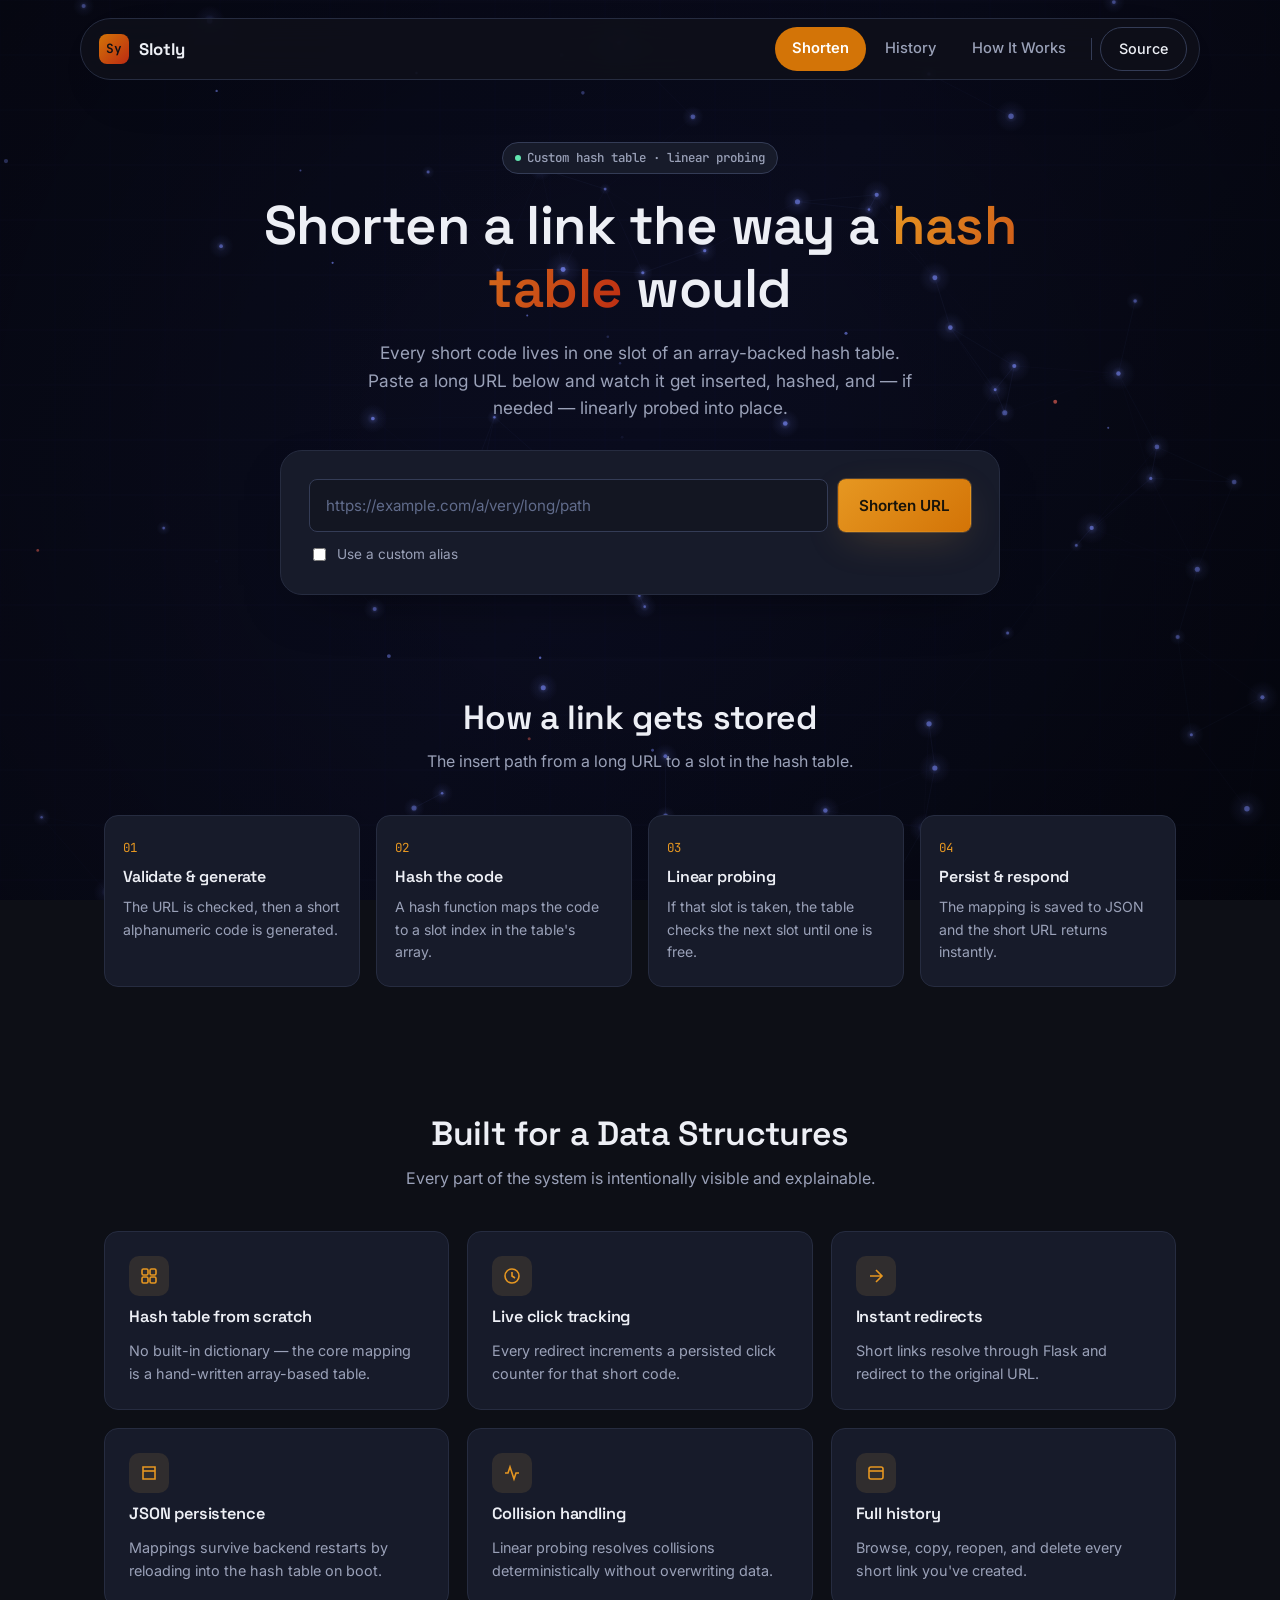
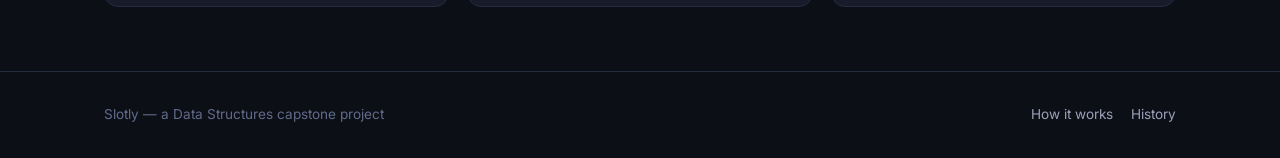
<file: frontend/index.html>
<!DOCTYPE html>
<html lang="en">
<head>
<meta charset="UTF-8" />
<meta name="viewport" content="width=device-width, initial-scale=1.0" />
<title>Slotly — URL Shortening Service</title>
<meta name="description" content="A URL shortening service built on a custom hash table with linear probing collision resolution." />
<link rel="stylesheet" href="css/style.css" />
<link rel="stylesheet" href="css/index.css" />
</head>
<body>
<canvas id="app-canvas" class="app-canvas"></canvas>

<div class="page-shell">
<nav class="site-nav">
<div class="site-nav-inner">
<a href="index.html" class="brand">
<span class="brand-mark">Sy</span>
Slotly
</a>
<div class="nav-right">
<div class="nav-links" id="nav-links">
<a href="index.html" class="active">Shorten</a>
<a href="history.html">History</a>
<a href="about.html">How It Works</a>
</div>
<span class="nav-divider"></span>
<a href="https://github.com/hell-codes/url-shortener" target="_blank" rel="noopener" class="source-link">Source</a>
<button class="nav-toggle" id="nav-toggle" aria-label="Toggle navigation">☰</button>
</div>
</div>
</nav>

<main>
<section class="hero">
<div class="container hero-inner">
<span class="pill"><span class="pill-dot"></span>Custom hash table · linear probing</span>
<h1>Shorten a link the way a <span>hash table</span> would</h1>
<p class="lead">Every short code lives in one slot of an array-backed hash table. Paste a long URL below and watch it get inserted, hashed, and — if needed — linearly probed into place.</p>

<div class="shorten-panel">
<form class="shorten-form" id="shorten-form">
<div class="input-group">
<input type="url" id="url-input" name="url" placeholder="https://example.com/a/very/long/path" required autocomplete="off" />
</div>
<button type="submit" class="btn btn-primary" id="submit-button">Shorten URL</button>
</form>

<div class="alias-row">
<label class="alias-toggle">
<input type="checkbox" id="alias-checkbox" />
Use a custom alias
</label>
</div>
<div class="alias-input-wrap" id="alias-wrap">
<span>/</span>
<input type="text" id="alias-input" placeholder="my-project" maxlength="40" />
</div>

<div class="form-error" id="form-error"></div>

<div class="result-card" id="result-card">
<button type="button" class="result-close" id="result-close" aria-label="Dismiss result">
<svg viewBox="0 0 20 20" fill="none" stroke="currentColor" stroke-width="2">
<path d="M5 5l10 10M15 5L5 15" stroke-linecap="round" />
</svg>
</button>
<div class="result-badge">
<svg viewBox="0 0 20 20" fill="none" stroke="currentColor" stroke-width="2">
<path d="M4 10l4 4 8-8" stroke-linecap="round" stroke-linejoin="round" />
</svg>
URL shortened
</div>
<div class="result-url-row">
<div class="result-url" id="result-url"></div>
<div class="result-actions">
<button class="btn btn-secondary btn-sm" id="copy-button">Copy</button>
<button class="btn btn-ghost btn-sm" id="open-button">Open URL</button>
</div>
</div>
<div class="result-meta">
<span class="label">Original URL</span>
<span class="value" id="result-original"></span>
</div>
<div class="result-timestamp" id="result-timestamp"></div>
</div>
</div>
</div>
</section>

<section class="section">
<div class="container">
<div class="section-heading">
<h2>How a link gets stored</h2>
<p>The insert path from a long URL to a slot in the hash table.</p>
</div>
<div class="flow-track">
<div class="flow-step">
<span class="index">01</span>
<h3>Validate & generate</h3>
<p>The URL is checked, then a short alphanumeric code is generated.</p>
</div>
<div class="flow-step">
<span class="index">02</span>
<h3>Hash the code</h3>
<p>A hash function maps the code to a slot index in the table's array.</p>
</div>
<div class="flow-step">
<span class="index">03</span>
<h3>Linear probing</h3>
<p>If that slot is taken, the table checks the next slot until one is free.</p>
</div>
<div class="flow-step">
<span class="index">04</span>
<h3>Persist & respond</h3>
<p>The mapping is saved to JSON and the short URL returns instantly.</p>
</div>
</div>
</div>
</section>
<section class="section">
<div class="container">
<div class="section-heading">
<h2>Built for a Data Structures</h2>
<p>Every part of the system is intentionally visible and explainable.</p>
</div>
<div class="feature-grid">
<div class="feature-card">
<div class="feature-icon">
<svg width="20" height="20" viewBox="0 0 20 20" fill="none" stroke="currentColor" stroke-width="1.6"><rect x="3" y="3" width="6" height="6" rx="1.4"/><rect x="11" y="3" width="6" height="6" rx="1.4"/><rect x="3" y="11" width="6" height="6" rx="1.4"/><rect x="11" y="11" width="6" height="6" rx="1.4"/></svg>
</div>
<h3>Hash table from scratch</h3>
<p>No built-in dictionary — the core mapping is a hand-written array-based table.</p>
</div>
<div class="feature-card">
<div class="feature-icon">
<svg width="20" height="20" viewBox="0 0 20 20" fill="none" stroke="currentColor" stroke-width="1.6"><circle cx="10" cy="10" r="7"/><path d="M10 6v4l3 2"/></svg>
</div>
<h3>Live click tracking</h3>
<p>Every redirect increments a persisted click counter for that short code.</p>
</div>
<div class="feature-card">
<div class="feature-icon">
<svg width="20" height="20" viewBox="0 0 20 20" fill="none" stroke="currentColor" stroke-width="1.6"><path d="M4 10h12M10 4l6 6-6 6"/></svg>
</div>
<h3>Instant redirects</h3>
<p>Short links resolve through Flask and redirect to the original URL.</p>
</div>
<div class="feature-card">
<div class="feature-icon">
<svg width="20" height="20" viewBox="0 0 20 20" fill="none" stroke="currentColor" stroke-width="1.6"><path d="M4 4h12v12H4z"/><path d="M4 8h12"/></svg>
</div>
<h3>JSON persistence</h3>
<p>Mappings survive backend restarts by reloading into the hash table on boot.</p>
</div>
<div class="feature-card">
<div class="feature-icon">
<svg width="20" height="20" viewBox="0 0 20 20" fill="none" stroke="currentColor" stroke-width="1.6"><path d="M3 10h3l2-6 4 12 2-6h3"/></svg>
</div>
<h3>Collision handling</h3>
<p>Linear probing resolves collisions deterministically without overwriting data.</p>
</div>
<div class="feature-card">
<div class="feature-icon">
<svg width="20" height="20" viewBox="0 0 20 20" fill="none" stroke="currentColor" stroke-width="1.6"><rect x="3" y="4" width="14" height="12" rx="2"/><path d="M3 8h14"/></svg>
</div>
<h3>Full history</h3>
<p>Browse, copy, reopen, and delete every short link you've created.</p>
</div>
</div>
</div>
</section>
</main>

<footer class="site-footer">
<div class="container">
<span class="footer-note">Slotly — a Data Structures capstone project</span>
<div class="footer-links">
<a href="about.html">How it works</a>
<a href="history.html">History</a>
</div>
</div>
</footer>
</div>

<script src="js/config.js"></script>
<script src="js/canvas.js"></script>
<script src="js/index.js"></script>
</body>
</html>
</file>
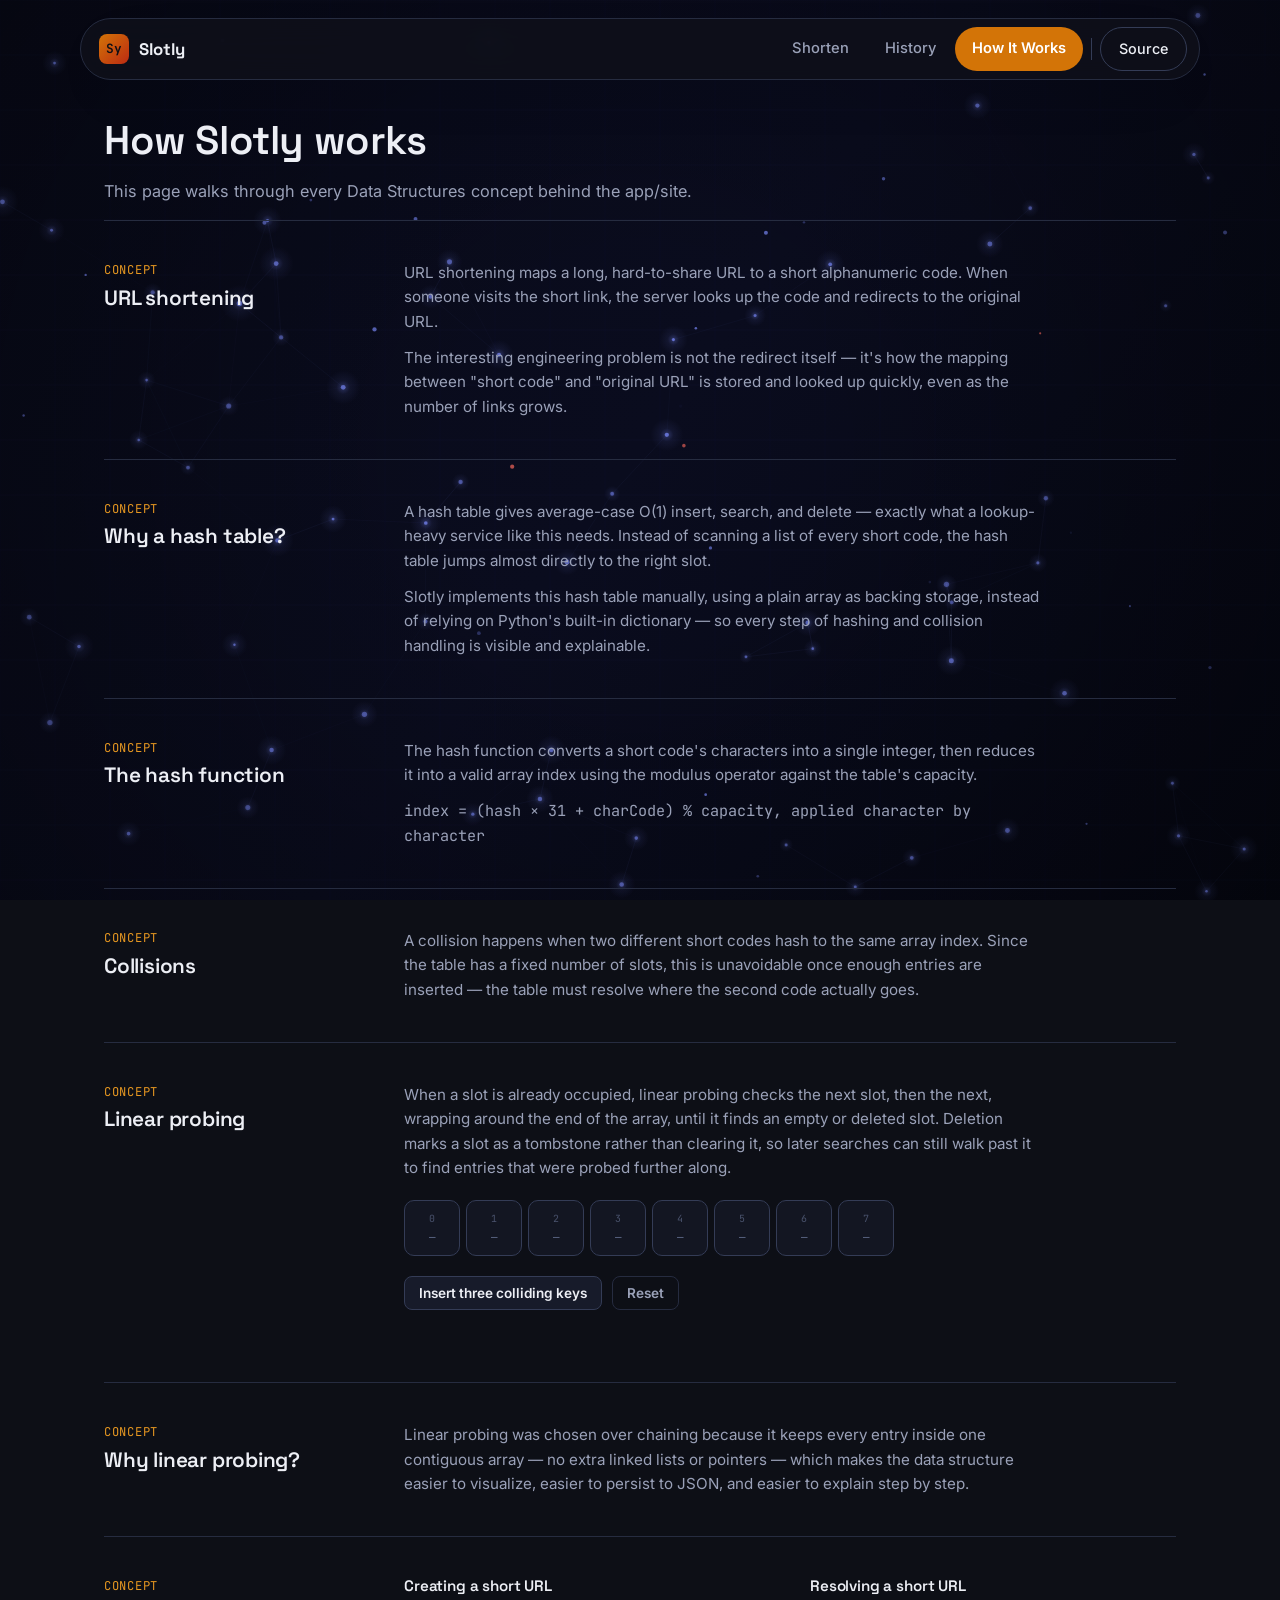
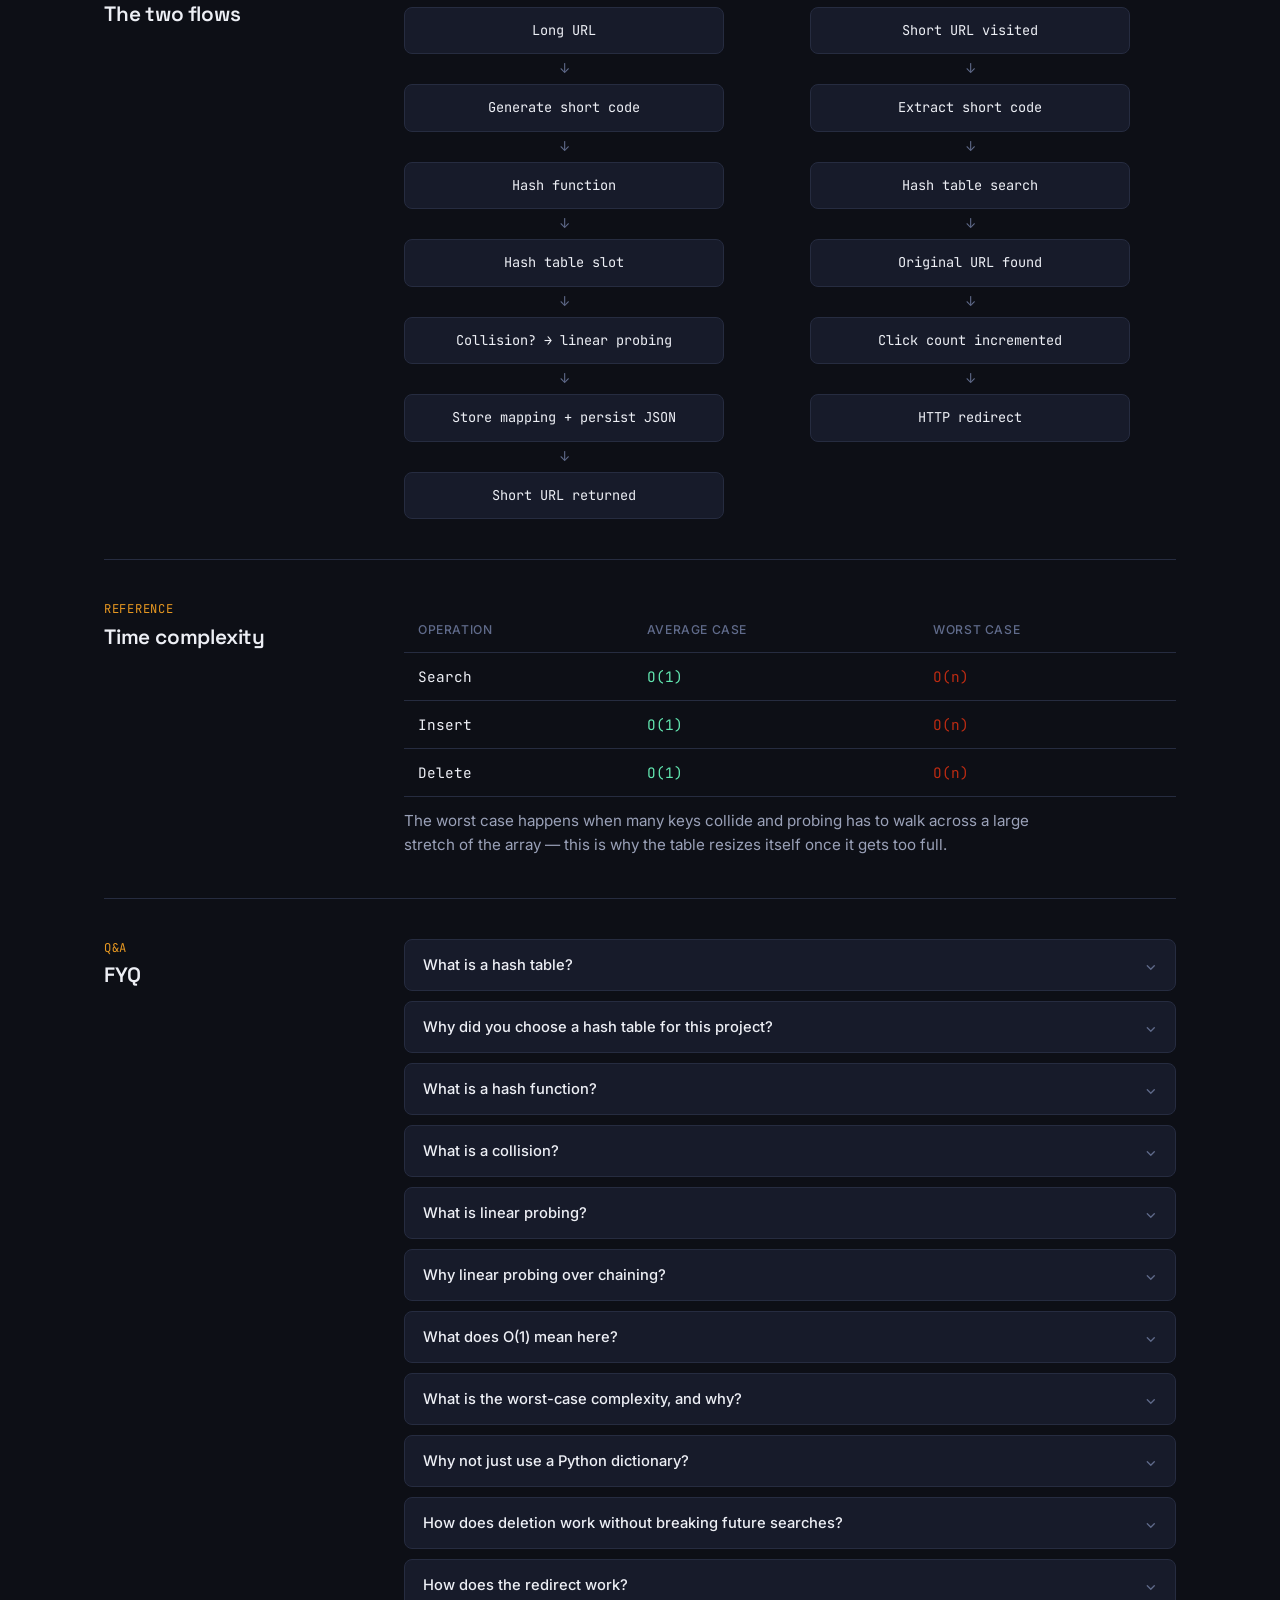
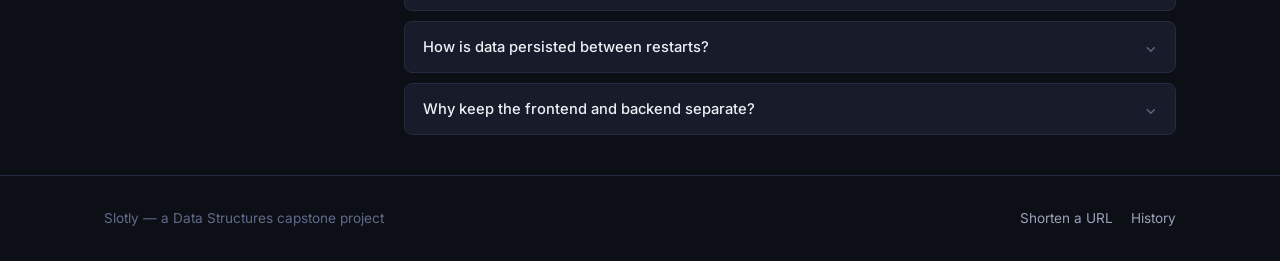
<file: frontend/about.html>
<!DOCTYPE html>
<html lang="en">
<head>
<meta charset="UTF-8" />
<meta name="viewport" content="width=device-width, initial-scale=1.0" />
<title>How It Works — Slotly</title>
<meta name="description" content="An explanation of the custom hash table, hash function, and linear probing behind Slotly." />
<link rel="stylesheet" href="css/style.css" />
<link rel="stylesheet" href="css/about.css" />
</head>
<body>
<canvas id="app-canvas" class="app-canvas"></canvas>

<div class="page-shell">
<nav class="site-nav">
<div class="site-nav-inner">
<a href="index.html" class="brand">
<span class="brand-mark">Sy</span>
Slotly
</a>
<div class="nav-right">
<div class="nav-links" id="nav-links">
<a href="index.html">Shorten</a>
<a href="history.html">History</a>
<a href="about.html" class="active">How It Works</a>
</div>
<span class="nav-divider"></span>
<a href="https://github.com/hell-codes/url-shortener" target="_blank" rel="noopener" class="source-link">Source</a>
<button class="nav-toggle" id="nav-toggle" aria-label="Toggle navigation">☰</button>
</div>
</div>
</nav>

<main>
<div class="container">
<div class="about-header">
<h1>How Slotly works</h1>
<p>This page walks through every Data Structures concept behind the app/site.</p>
</div>

<div class="about-block">
<div class="about-block-label">
<span>Concept</span>
<h2>URL shortening</h2>
</div>
<div class="about-block-body">
<p>URL shortening maps a long, hard-to-share URL to a short alphanumeric code. When someone visits the short link, the server looks up the code and redirects to the original URL.</p>
<p>The interesting engineering problem is not the redirect itself — it's how the mapping between "short code" and "original URL" is stored and looked up quickly, even as the number of links grows.</p>
</div>
</div>

<div class="about-block">
<div class="about-block-label">
<span>Concept</span>
<h2>Why a hash table?</h2>
</div>
<div class="about-block-body">
<p>A hash table gives average-case O(1) insert, search, and delete — exactly what a lookup-heavy service like this needs. Instead of scanning a list of every short code, the hash table jumps almost directly to the right slot.</p>
<p>Slotly implements this hash table manually, using a plain array as backing storage, instead of relying on Python's built-in dictionary — so every step of hashing and collision handling is visible and explainable.</p>
</div>
</div>

<div class="about-block">
<div class="about-block-label">
<span>Concept</span>
<h2>The hash function</h2>
</div>
<div class="about-block-body">
<p>The hash function converts a short code's characters into a single integer, then reduces it into a valid array index using the modulus operator against the table's capacity.</p>
<p class="mono hash-formula">index = (hash × 31 + charCode) % capacity, applied character by character</p>
</div>
</div>

<div class="about-block">
<div class="about-block-label">
<span>Concept</span>
<h2>Collisions</h2>
</div>
<div class="about-block-body">
<p>A collision happens when two different short codes hash to the same array index. Since the table has a fixed number of slots, this is unavoidable once enough entries are inserted — the table must resolve where the second code actually goes.</p>
</div>
</div>

<div class="about-block">
<div class="about-block-label">
<span>Concept</span>
<h2>Linear probing</h2>
</div>
<div class="about-block-body">
<p>When a slot is already occupied, linear probing checks the next slot, then the next, wrapping around the end of the array, until it finds an empty or deleted slot. Deletion marks a slot as a tombstone rather than clearing it, so later searches can still walk past it to find entries that were probed further along.</p>
<div class="slot-strip" id="slot-strip"></div>
<div class="probe-demo-controls">
<button class="btn btn-secondary btn-sm" id="probe-demo-button">Insert three colliding keys</button>
<button class="btn btn-ghost btn-sm" id="probe-demo-reset">Reset</button>
</div>
<div class="probe-demo-note" id="probe-demo-note"></div>
</div>
</div>

<div class="about-block">
<div class="about-block-label">
<span>Concept</span>
<h2>Why linear probing?</h2>
</div>
<div class="about-block-body">
<p>Linear probing was chosen over chaining because it keeps every entry inside one contiguous array — no extra linked lists or pointers — which makes the data structure easier to visualize, easier to persist to JSON, and easier to explain step by step.</p>
</div>
</div>

<div class="about-block">
<div class="about-block-label">
<span>Concept</span>
<h2>The two flows</h2>
</div>
<div class="about-block-body">
<div class="flow-diagrams-row">
<div>
<h3 class="flow-diagram-title">Creating a short URL</h3>
<div class="flow-diagram">
<div class="flow-node">Long URL</div>
<div class="flow-arrow">↓</div>
<div class="flow-node">Generate short code</div>
<div class="flow-arrow">↓</div>
<div class="flow-node">Hash function</div>
<div class="flow-arrow">↓</div>
<div class="flow-node">Hash table slot</div>
<div class="flow-arrow">↓</div>
<div class="flow-node">Collision? → linear probing</div>
<div class="flow-arrow">↓</div>
<div class="flow-node">Store mapping + persist JSON</div>
<div class="flow-arrow">↓</div>
<div class="flow-node">Short URL returned</div>
</div>
</div>
<div>
<h3 class="flow-diagram-title">Resolving a short URL</h3>
<div class="flow-diagram">
<div class="flow-node">Short URL visited</div>
<div class="flow-arrow">↓</div>
<div class="flow-node">Extract short code</div>
<div class="flow-arrow">↓</div>
<div class="flow-node">Hash table search</div>
<div class="flow-arrow">↓</div>
<div class="flow-node">Original URL found</div>
<div class="flow-arrow">↓</div>
<div class="flow-node">Click count incremented</div>
<div class="flow-arrow">↓</div>
<div class="flow-node">HTTP redirect</div>
</div>
</div>
</div>
</div>
</div>

<div class="about-block">
<div class="about-block-label">
<span>Reference</span>
<h2>Time complexity</h2>
</div>
<div class="about-block-body">
<table class="complexity-table">
<thead>
<tr><th>Operation</th><th>Average case</th><th>Worst case</th></tr>
</thead>
<tbody>
<tr><td class="op">Search</td><td class="value avg">O(1)</td><td class="value worst">O(n)</td></tr>
<tr><td class="op">Insert</td><td class="value avg">O(1)</td><td class="value worst">O(n)</td></tr>
<tr><td class="op">Delete</td><td class="value avg">O(1)</td><td class="value worst">O(n)</td></tr>
</tbody>
</table>
<p class="complexity-note">The worst case happens when many keys collide and probing has to walk across a large stretch of the array — this is why the table resizes itself once it gets too full.</p>
</div>
</div>

<div class="about-block">
<div class="about-block-label">
<span>Q&A</span>
<h2>FYQ</h2>
</div>
<div class="about-block-body">
<div class="viva-list" id="viva-list">
<div class="viva-item">
<button class="viva-question">What is a hash table? <span class="chevron">⌄</span></button>
<div class="viva-answer"><p>A data structure that maps keys to values using a hash function to compute an index into an array, giving fast average-case lookups.</p></div>
</div>
<div class="viva-item">
<button class="viva-question">Why did you choose a hash table for this project? <span class="chevron">⌄</span></button>
<div class="viva-answer"><p>URL shortening is a lookup-heavy workload — the hash table's average O(1) search makes redirects fast even as the number of stored links grows.</p></div>
</div>
<div class="viva-item">
<button class="viva-question">What is a hash function? <span class="chevron">⌄</span></button>
<div class="viva-answer"><p>A function that converts a key into a numeric index, in this case by combining character codes with a multiplier and reducing with modulus against the table capacity.</p></div>
</div>
<div class="viva-item">
<button class="viva-question">What is a collision? <span class="chevron">⌄</span></button>
<div class="viva-answer"><p>When two different keys hash to the same index. The table must have a strategy to still store and retrieve both.</p></div>
</div>
<div class="viva-item">
<button class="viva-question">What is linear probing? <span class="chevron">⌄</span></button>
<div class="viva-answer"><p>A collision resolution technique that checks the next array slot in sequence, wrapping around the array, until it finds an open slot.</p></div>
</div>
<div class="viva-item">
<button class="viva-question">Why linear probing over chaining? <span class="chevron">⌄</span></button>
<div class="viva-answer"><p>Linear probing keeps all data inside one array with no extra pointer structures, which is simpler to implement, persist, and explain.</p></div>
</div>
<div class="viva-item">
<button class="viva-question">What does O(1) mean here? <span class="chevron">⌄</span></button>
<div class="viva-answer"><p>It means the operation typically takes constant time regardless of how many entries are stored, assuming few collisions.</p></div>
</div>
<div class="viva-item">
<button class="viva-question">What is the worst-case complexity, and why? <span class="chevron">⌄</span></button>
<div class="viva-answer"><p>O(n), because a poorly distributed set of keys could force probing across most of the array before finding the right slot.</p></div>
</div>
<div class="viva-item">
<button class="viva-question">Why not just use a Python dictionary? <span class="chevron">⌄</span></button>
<div class="viva-answer"><p>The project's goal is to demonstrate the internal mechanics of a hash table — hashing and collision handling — which a built-in dictionary would hide.</p></div>
</div>
<div class="viva-item">
<button class="viva-question">How does deletion work without breaking future searches? <span class="chevron">⌄</span></button>
<div class="viva-answer"><p>Deleted slots are marked with a tombstone flag instead of being cleared, so a search can keep probing past them to reach entries stored further along the same chain.</p></div>
</div>
<div class="viva-item">
<button class="viva-question">How does the redirect work? <span class="chevron">⌄</span></button>
<div class="viva-answer"><p>Flask receives a GET request for the short code, searches the hash table, increments the click counter, and issues an HTTP 302 redirect to the original URL.</p></div>
</div>
<div class="viva-item">
<button class="viva-question">How is data persisted between restarts? <span class="chevron">⌄</span></button>
<div class="viva-answer"><p>Every insert, delete, and click update is written to a JSON file. On startup, Flask reads that file and rebuilds the hash table from it.</p></div>
</div>
<div class="viva-item">
<button class="viva-question">Why keep the frontend and backend separate? <span class="chevron">⌄</span></button>
<div class="viva-answer"><p>It mirrors a real REST architecture: the frontend is a static site that only talks to Flask through JSON APIs, so either side can be replaced or redeployed independently.</p></div>
</div>
</div>
</div>
</div>
</div>
</main>

<footer class="site-footer">
<div class="container">
<span class="footer-note">Slotly — a Data Structures capstone project</span>
<div class="footer-links">
<a href="index.html">Shorten a URL</a>
<a href="history.html">History</a>
</div>
</div>
</footer>
</div>

<script src="js/config.js"></script>
<script src="js/canvas.js"></script>
<script src="js/about.js"></script>
</body>
</html>
</file>
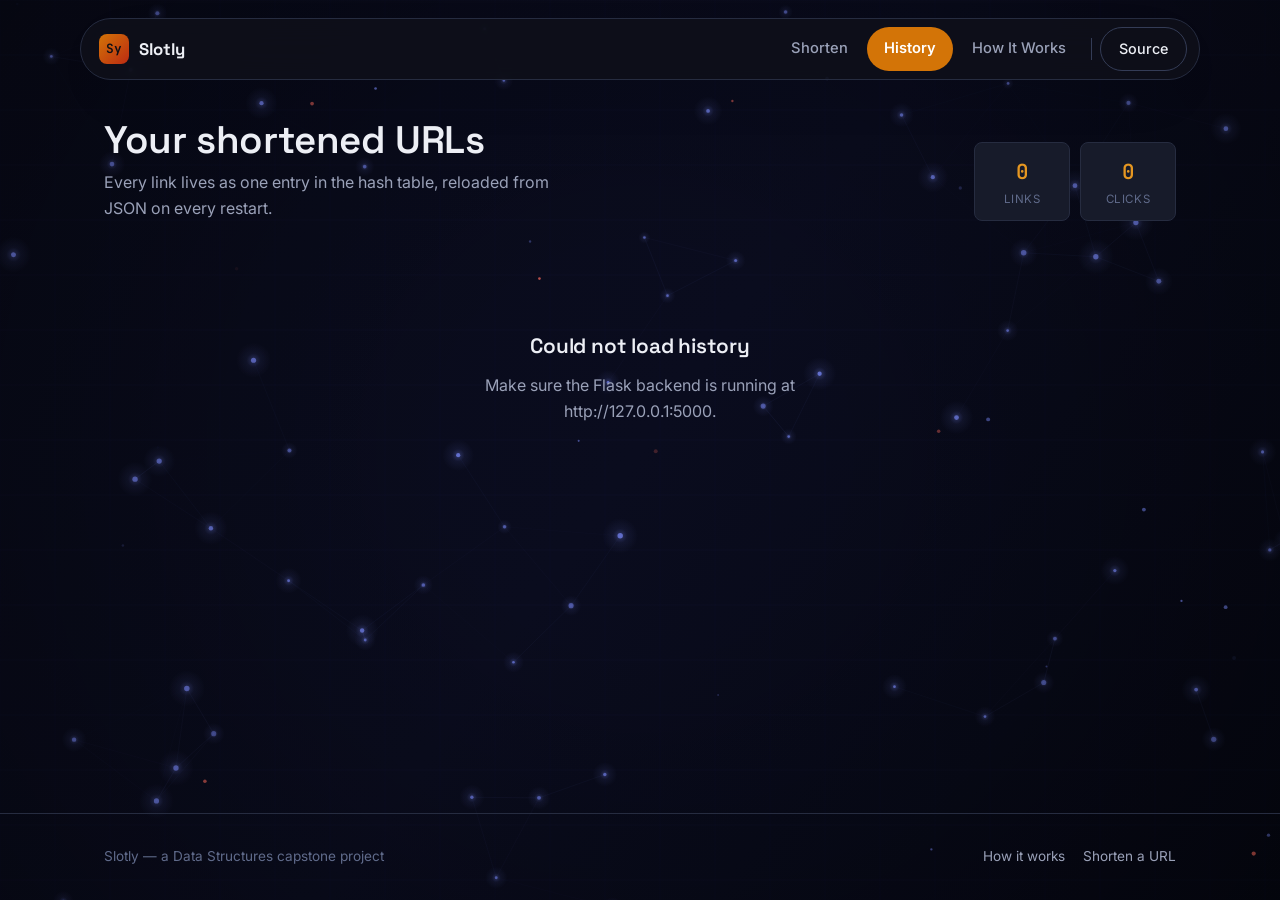
<file: frontend/history.html>
<!DOCTYPE html>
<html lang="en">
<head>
<meta charset="UTF-8" />
<meta name="viewport" content="width=device-width, initial-scale=1.0" />
<title>History — Slotly</title>
<meta name="description" content="Every URL you've shortened, with click counts and quick actions." />
<link rel="stylesheet" href="css/style.css" />
<link rel="stylesheet" href="css/history.css" />
</head>
<body>
<canvas id="app-canvas" class="app-canvas"></canvas>

<div class="page-shell">
<nav class="site-nav">
<div class="site-nav-inner">
<a href="index.html" class="brand">
<span class="brand-mark">Sy</span>
Slotly
</a>
<div class="nav-right">
<div class="nav-links" id="nav-links">
<a href="index.html">Shorten</a>
<a href="history.html" class="active">History</a>
<a href="about.html">How It Works</a>
</div>
<span class="nav-divider"></span>
<a href="https://github.com/hell-codes/url-shortener" target="_blank" rel="noopener" class="source-link">Source</a>
<button class="nav-toggle" id="nav-toggle" aria-label="Toggle navigation">☰</button>
</div>
</div>
</nav>

<main>
<div class="container">
<div class="history-header">
<div>
<h1>Your shortened URLs</h1>
<p>Every link lives as one entry in the hash table, reloaded from JSON on every restart.</p>
</div>
<div class="history-stats">
<div class="stat-box">
<div class="value" id="stat-total">0</div>
<div class="label">Links</div>
</div>
<div class="stat-box">
<div class="value" id="stat-clicks">0</div>
<div class="label">Clicks</div>
</div>
</div>
</div>

<div id="history-content">
<div class="skeleton-list" id="history-loading">
<div class="skeleton-card"></div>
<div class="skeleton-card"></div>
<div class="skeleton-card"></div>
</div>
</div>
</div>
</main>

<footer class="site-footer">
<div class="container">
<span class="footer-note">Slotly — a Data Structures capstone project</span>
<div class="footer-links">
<a href="about.html">How it works</a>
<a href="index.html">Shorten a URL</a>
</div>
</div>
</footer>
</div>

<script src="js/config.js"></script>
<script src="js/canvas.js"></script>
<script src="js/history.js"></script>
</body>
</html>
</file>
<file: frontend/css/style.css>
@import url("https://fonts.googleapis.com/css2?family=Space+Grotesk:wght@500;600;700&family=Inter:wght@400;500;600&family=JetBrains+Mono:wght@400;500;600&display=swap");

:root {
  --bg: #0d0f16;
  --bg-raised: #131622;
  --surface: #171b2a;
  --surface-hover: #1d2233;
  --border: #262c40;
  --border-strong: #343c56;

  --text-primary: #edeff5;
  --text-secondary: #9aa1b8;
  --text-muted: #606b8b;

  --accent-gold: #d37407;
  --accent-gold-strong: #e69721;
  --accent-violet: #d37407;
  --accent-coral: #bc2b12;
  --accent-mint: #62e6b0;

  --font-display: "Space Grotesk", "Inter", sans-serif;
  --font-body: "Inter", sans-serif;
  --font-mono: "JetBrains Mono", monospace;

  --radius-sm: 8px;
  --radius-md: 14px;
  --radius-lg: 22px;

  --shadow-soft: 0 20px 60px -30px rgba(0, 0, 0, 0.7);
  --shadow-glow: 0 0 0 1px rgba(231, 169, 76, 0.25), 0 12px 40px -10px rgba(231, 169, 76, 0.25);

  --nav-active-color: var(--accent-violet);

  --max-width: 1120px;
}

* {
  box-sizing: border-box;
}

html {
  scroll-behavior: smooth;
}

body {
  margin: 0;
  background: var(--bg);
  color: var(--text-primary);
  font-family: var(--font-body);
  font-size: 16px;
  line-height: 1.6;
  -webkit-font-smoothing: antialiased;
  overflow-x: clip;
}

h1,
h2,
h3,
h4 {
  font-family: var(--font-display);
  font-weight: 600;
  line-height: 1.15;
  margin: 0;
  letter-spacing: -0.01em;
}

p {
  margin: 0;
  color: var(--text-secondary);
}

a {
  color: inherit;
  text-decoration: none;
}

button {
  font-family: var(--font-body);
  cursor: pointer;
}

code,
.mono {
  font-family: var(--font-mono);
}

ul {
  margin: 0;
  padding: 0;
  list-style: none;
}

img {
  max-width: 100%;
  display: block;
}

::selection {
  background: rgba(231, 169, 76, 0.3);
}

:focus-visible {
  outline: 2px solid var(--accent-gold);
  outline-offset: 3px;
  border-radius: 4px;
}

.app-canvas {
  position: fixed;
  inset: 0;
  width: 100%;
  height: 100%;
  z-index: 0;
  pointer-events: none;
}

.page-shell {
  position: relative;
  z-index: 1;
  min-height: 100vh;
  display: flex;
  flex-direction: column;
}

.container {
  width: 100%;
  max-width: var(--max-width);
  margin: 0 auto;
  padding: 0 24px;
}

.site-nav {
  position: sticky;
  top: 18px;
  z-index: 20;
  padding: 0 24px;
}

.site-nav-inner {
  max-width: var(--max-width);
  margin: 0 auto;
  display: flex;
  align-items: center;
  justify-content: space-between;
  height: 62px;
  padding: 0 12px 0 18px;
  background: rgba(15, 17, 26, 0.82);
  -webkit-backdrop-filter: blur(16px);
  backdrop-filter: blur(16px);
  border: 1px solid var(--border);
  border-radius: 999px;
  box-shadow: var(--shadow-soft);
}

.brand {
  display: flex;
  align-items: center;
  gap: 10px;
  font-family: var(--font-display);
  font-weight: 700;
  font-size: 1.05rem;
  color: var(--text-primary);
}

.brand-mark {
  width: 30px;
  height: 30px;
  border-radius: 8px;
  background: linear-gradient(135deg, var(--accent-gold), var(--accent-coral));
  display: grid;
  place-items: center;
  font-family: var(--font-mono);
  font-weight: 600;
  font-size: 0.8rem;
  color: #0d0f16;
}

.nav-links {
  display: flex;
  align-items: center;
  gap: 2px;
}

.nav-links a {
  padding: 9px 16px;
  border-radius: 999px;
  color: var(--text-secondary);
  font-size: 0.92rem;
  font-weight: 500;
  transition: color 0.15s ease, background 0.15s ease, border-color 0.15s ease;
  border: 1px solid transparent;
}

.nav-links a:hover {
  color: var(--text-primary);
}

.nav-links a.active {
  color: #fff;
  font-weight: 600;
  background: var(--nav-active-color);
}

.nav-right {
  display: flex;
  align-items: center;
}

.nav-divider {
  width: 1px;
  height: 22px;
  background: var(--border-strong);
  margin: 0 8px;
}

.source-link {
  display: inline-flex;
  align-items: center;
  padding: 9px 18px;
  border-radius: 999px;
  border: 1px solid var(--border-strong);
  color: var(--text-primary);
  font-size: 0.9rem;
  font-weight: 500;
}

.source-link:hover {
  border-color: var(--accent-violet);
  background: var(--surface-hover);
}

.nav-toggle {
  display: none;
  background: none;
  border: 1px solid var(--border-strong);
  border-radius: var(--radius-sm);
  color: var(--text-primary);
  padding: 8px 10px;
}

.btn {
  display: inline-flex;
  align-items: center;
  justify-content: center;
  gap: 8px;
  border-radius: var(--radius-sm);
  border: 1px solid transparent;
  padding: 12px 20px;
  font-size: 0.95rem;
  font-weight: 600;
  transition: transform 0.15s ease, box-shadow 0.15s ease, background 0.15s ease, border-color 0.15s ease;
  white-space: nowrap;
}

.btn:active {
  transform: translateY(1px);
}

.btn-primary {
  background: linear-gradient(135deg, var(--accent-gold-strong), var(--accent-gold));
  color: #17130a;
  box-shadow: var(--shadow-glow);
}

.btn-primary:hover {
  transform: translateY(-1px);
}

.btn-secondary {
  background: var(--surface);
  color: var(--text-primary);
  border-color: var(--border-strong);
}

.btn-secondary:hover {
  background: var(--surface-hover);
  border-color: var(--accent-violet);
}

.btn-ghost {
  background: transparent;
  color: var(--text-secondary);
  border-color: var(--border);
}

.btn-ghost:hover {
  color: var(--text-primary);
  border-color: var(--border-strong);
}

.btn-danger {
  background: rgba(255, 107, 94, 0.12);
  color: var(--accent-coral);
  border-color: rgba(255, 107, 94, 0.3);
}

.btn-danger:hover {
  background: rgba(255, 107, 94, 0.2);
}

.btn-sm {
  padding: 8px 14px;
  font-size: 0.85rem;
}

.btn:disabled {
  opacity: 0.55;
  cursor: not-allowed;
  transform: none;
}

.site-footer {
  border-top: 1px solid var(--border);
  margin-top: auto;
  padding: 32px 0;
}

.site-footer .container {
  display: flex;
  align-items: center;
  justify-content: space-between;
  flex-wrap: wrap;
  gap: 12px;
}

.footer-note {
  color: var(--text-muted);
  font-size: 0.85rem;
}

.footer-links {
  display: flex;
  gap: 18px;
}

.footer-links a {
  color: var(--text-secondary);
  font-size: 0.85rem;
}

.footer-links a:hover {
  color: var(--text-primary);
}

.pill {
  display: inline-flex;
  align-items: center;
  gap: 6px;
  padding: 5px 12px;
  border-radius: 999px;
  border: 1px solid var(--border-strong);
  background: var(--surface);
  font-size: 0.78rem;
  font-weight: 500;
  color: var(--text-secondary);
  font-family: var(--font-mono);
}

.pill-dot {
  width: 6px;
  height: 6px;
  border-radius: 50%;
  background: var(--accent-mint);
}

@media (max-width: 720px) {
  .nav-right {
    gap: 8px;
  }

  .nav-links {
    position: fixed;
    top: 92px;
    left: 24px;
    right: 24px;
    background: var(--bg-raised);
    border: 1px solid var(--border);
    border-radius: var(--radius-md);
    flex-direction: column;
    align-items: stretch;
    padding: 12px;
    gap: 4px;
    opacity: 0;
    visibility: hidden;
    transform: translateY(-10px);
    transition: opacity 0.2s ease, transform 0.2s ease, visibility 0.2s ease;
    box-shadow: var(--shadow-soft);
    pointer-events: none;
  }

  .nav-links.open {
    opacity: 1;
    visibility: visible;
    transform: translateY(0);
    pointer-events: auto;
  }

  .nav-links a {
    padding: 12px 14px;
    border-radius: var(--radius-sm);
  }

  .nav-divider {
    display: none;
  }

  .source-link {
    padding: 8px 14px;
    font-size: 0.85rem;
  }

  .nav-toggle {
    display: inline-flex;
  }
}

@media (max-width: 480px) {
  .container {
    padding: 0 16px;
  }

  .site-nav {
    padding: 0 16px;
  }

  .site-nav-inner {
    height: 58px;
    padding: 0 8px 0 14px;
  }

  .nav-links {
    top: 84px;
    left: 16px;
    right: 16px;
  }

  .brand {
    font-size: 0.98rem;
  }

  .brand-mark {
    width: 28px;
    height: 28px;
  }

  .source-link {
    padding: 7px 12px;
    font-size: 0.8rem;
  }

  .site-footer {
    padding: 28px 0;
  }

  .site-footer .container {
    flex-direction: column;
    justify-content: center;
    text-align: center;
  }
}
</file>
<file: frontend/css/index.css>
.hero {
  padding: 80px 0 40px;
}

.hero-inner {
  display: flex;
  flex-direction: column;
  align-items: center;
  text-align: center;
  gap: 20px;
}

.hero h1 {
  font-size: clamp(2.2rem, 5vw, 3.4rem);
  max-width: 760px;
}

.hero h1 span {
  background: linear-gradient(120deg, var(--accent-gold-strong), var(--accent-coral));
  -webkit-background-clip: text;
  background-clip: text;
  color: transparent;
}

.hero p.lead {
  max-width: 560px;
  font-size: 1.08rem;
}

.shorten-panel {
  width: 100%;
  max-width: 720px;
  margin-top: 8px;
  background: var(--surface);
  border: 1px solid var(--border);
  border-radius: var(--radius-lg);
  padding: 28px;
  box-shadow: var(--shadow-soft);
}

.shorten-form {
  display: flex;
  gap: 10px;
  flex-wrap: wrap;
}

.input-group {
  flex: 1 1 320px;
  position: relative;
}

.input-group input[type="url"] {
  width: 100%;
  background: var(--bg-raised);
  border: 1px solid var(--border-strong);
  border-radius: var(--radius-sm);
  color: var(--text-primary);
  font-family: var(--font-mono);
  font-size: 0.95rem;
  padding: 15px 16px;
  transition: border-color 0.15s ease, box-shadow 0.15s ease;
}

.input-group input[type="url"]::placeholder {
  color: var(--text-muted);
  font-family: var(--font-body);
}

.input-group input[type="url"]:focus {
  border-color: var(--accent-gold);
  box-shadow: 0 0 0 3px rgba(231, 169, 76, 0.15);
  outline: none;
}

.alias-row {
  display: flex;
  align-items: center;
  gap: 10px;
  margin-top: 12px;
}

.alias-toggle {
  display: flex;
  align-items: center;
  gap: 8px;
  font-size: 0.85rem;
  color: var(--text-secondary);
  cursor: pointer;
  -webkit-user-select: none;
  user-select: none;
}

.alias-input-wrap {
  flex: 1;
  display: none;
  align-items: center;
  gap: 8px;
  background: var(--bg-raised);
  border: 1px solid var(--border);
  border-radius: var(--radius-sm);
  padding: 10px 14px;
  font-family: var(--font-mono);
  font-size: 0.85rem;
  color: var(--text-muted);
}

.alias-input-wrap.visible {
  display: flex;
}

.alias-input-wrap input {
  flex: 1;
  background: none;
  border: none;
  color: var(--text-primary);
  font-family: var(--font-mono);
  font-size: 0.85rem;
}

.alias-input-wrap input:focus {
  outline: none;
}

.form-error {
  margin-top: 12px;
  padding: 12px 14px;
  border-radius: var(--radius-sm);
  background: rgba(255, 107, 94, 0.1);
  border: 1px solid rgba(255, 107, 94, 0.3);
  color: var(--accent-coral);
  font-size: 0.88rem;
  display: none;
}

.form-error.visible {
  display: block;
}

.result-card {
  margin-top: 22px;
  padding: 24px;
  border-radius: var(--radius-md);
  background: linear-gradient(160deg, rgba(231, 169, 76, 0.09), rgba(124, 140, 255, 0.05));
  border: 1px solid rgba(231, 169, 76, 0.35);
  display: none;
  opacity: 0;
  transform: translateY(10px) scale(0.98);
  position: relative;
}

.result-close {
  position: absolute;
  top: 16px;
  right: 16px;
  width: 28px;
  height: 28px;
  border-radius: 8px;
  border: 1px solid var(--border-strong);
  background: var(--bg-raised);
  color: var(--text-secondary);
  display: grid;
  place-items: center;
  padding: 0;
  transition: color 0.15s ease, border-color 0.15s ease, background 0.15s ease;
}

.result-close svg {
  width: 14px;
  height: 14px;
}

.result-close:hover {
  color: var(--text-primary);
  border-color: var(--accent-coral);
  background: rgba(255, 107, 94, 0.12);
}

.result-card.visible {
  display: block;
  animation: resultAppear 0.45s cubic-bezier(0.2, 0.8, 0.2, 1) forwards;
}

@keyframes resultAppear {
  to {
    opacity: 1;
    transform: translateY(0) scale(1);
  }
}

.result-badge {
  display: inline-flex;
  align-items: center;
  gap: 8px;
  font-size: 0.78rem;
  font-weight: 600;
  letter-spacing: 0.04em;
  text-transform: uppercase;
  color: var(--accent-mint);
  margin-bottom: 14px;
}

.result-badge svg {
  width: 16px;
  height: 16px;
}

.result-url-row {
  display: flex;
  gap: 10px;
  flex-wrap: wrap;
  align-items: center;
}

.result-url {
  flex: 1 1 260px;
  font-family: var(--font-mono);
  font-size: 1.05rem;
  font-weight: 600;
  color: var(--accent-gold-strong);
  background: var(--bg-raised);
  border: 1px solid var(--border);
  border-radius: var(--radius-sm);
  padding: 12px 14px;
  overflow-x: auto;
  white-space: nowrap;
}

.result-actions {
  display: flex;
  gap: 8px;
}

.result-meta {
  margin-top: 16px;
  display: flex;
  flex-direction: column;
  gap: 4px;
}

.result-meta .label {
  font-size: 0.72rem;
  text-transform: uppercase;
  letter-spacing: 0.06em;
  color: var(--text-muted);
}

.result-meta .value {
  font-family: var(--font-mono);
  font-size: 0.85rem;
  color: var(--text-secondary);
  word-break: break-all;
}

.result-timestamp {
  margin-top: 14px;
  font-size: 0.78rem;
  color: var(--text-muted);
}

.section {
  padding: 64px 0;
}

.section-heading {
  text-align: center;
  max-width: 560px;
  margin: 0 auto 40px;
  display: flex;
  flex-direction: column;
  gap: 12px;
}

.section-heading h2 {
  font-size: clamp(1.6rem, 3vw, 2.1rem);
}

.flow-track {
  display: grid;
  grid-template-columns: repeat(4, 1fr);
  gap: 16px;
}

.flow-step {
  background: var(--surface);
  border: 1px solid var(--border);
  border-radius: var(--radius-md);
  padding: 22px 18px;
  display: flex;
  flex-direction: column;
  gap: 10px;
}

.flow-step .index {
  font-family: var(--font-mono);
  font-size: 0.78rem;
  color: var(--accent-gold-strong);
}

.flow-step h3 {
  font-size: 1rem;
}

.flow-step p {
  font-size: 0.88rem;
}

.feature-grid {
  display: grid;
  grid-template-columns: repeat(3, 1fr);
  gap: 18px;
}

.feature-card {
  background: var(--surface);
  border: 1px solid var(--border);
  border-radius: var(--radius-md);
  padding: 24px;
  display: flex;
  flex-direction: column;
  gap: 12px;
}

.feature-icon {
  width: 40px;
  height: 40px;
  border-radius: 10px;
  display: grid;
  place-items: center;
  background: rgba(231, 169, 76, 0.12);
  color: var(--accent-gold-strong);
}

.feature-card h3 {
  font-size: 1.02rem;
}

.feature-card p {
  font-size: 0.9rem;
}

@media (max-width: 860px) {
  .flow-track {
    grid-template-columns: repeat(2, 1fr);
  }

  .feature-grid {
    grid-template-columns: 1fr;
  }
}

@media (max-width: 620px) {
  .hero {
    padding: 56px 0 32px;
  }

  .section {
    padding: 48px 0;
  }

  .section-heading {
    margin-bottom: 28px;
  }
}

@media (max-width: 560px) {
  .shorten-form {
    flex-direction: column;
    gap: 12px;
  }

  .input-group {
    flex: 1 1 auto;
    width: 100%;
  }

  #submit-button {
    width: 100%;
  }

  .result-url-row {
    flex-direction: column;
    align-items: stretch;
  }

  .result-actions {
    width: 100%;
  }

  .result-actions .btn {
    flex: 1;
  }
}

@media (max-width: 520px) {
  .flow-track {
    grid-template-columns: 1fr;
  }

  .shorten-panel {
    padding: 20px;
  }
}

@media (max-width: 400px) {
  .hero {
    padding: 48px 0 28px;
  }

  .shorten-panel {
    padding: 16px;
  }

  .result-card {
    padding: 20px 16px;
  }

  .result-close {
    top: 12px;
    right: 12px;
  }
}
</file>
<file: frontend/css/about.css>
.about-header {
  padding: 56px 0 16px;
  max-width: 680px;
}

.about-header h1 {
  font-size: clamp(1.9rem, 4vw, 2.5rem);
}

.about-header p {
  margin-top: 14px;
  font-size: 1.02rem;
}

.about-block {
  padding: 40px 0;
  border-top: 1px solid var(--border);
  display: grid;
  grid-template-columns: 260px 1fr;
  gap: 40px;
}

.about-block-label {
  display: flex;
  flex-direction: column;
  gap: 6px;
}

.about-block-label span {
  font-family: var(--font-mono);
  font-size: 0.76rem;
  color: var(--accent-gold-strong);
  text-transform: uppercase;
  letter-spacing: 0.06em;
}

.about-block-label h2 {
  font-size: 1.3rem;
}

.about-block-body p {
  font-size: 0.95rem;
  max-width: 640px;
}

.about-block-body p + p {
  margin-top: 12px;
}

.hash-formula {
  font-size: 0.85rem;
}

.slot-strip {
  display: flex;
  gap: 6px;
  flex-wrap: wrap;
  margin: 20px 0;
}

.slot {
  width: 56px;
  height: 56px;
  border-radius: 10px;
  border: 1px solid var(--border-strong);
  background: var(--bg-raised);
  display: flex;
  flex-direction: column;
  align-items: center;
  justify-content: center;
  font-family: var(--font-mono);
  font-size: 0.68rem;
  color: var(--text-muted);
  gap: 2px;
  transition: all 0.3s ease;
}

.slot .slot-index {
  font-size: 0.62rem;
  opacity: 0.7;
}

.slot.occupied {
  border-color: var(--accent-gold);
  background: rgba(231, 169, 76, 0.14);
  color: var(--accent-gold-strong);
}

.slot.collision {
  border-color: var(--accent-coral);
  background: rgba(255, 107, 94, 0.14);
  color: var(--accent-coral);
}

.slot.probed {
  border-color: var(--accent-violet);
  background: rgba(124, 140, 255, 0.14);
  color: var(--accent-violet);
}

.probe-demo-controls {
  display: flex;
  gap: 10px;
  margin-top: 16px;
}

.probe-demo-note {
  margin-top: 12px;
  font-size: 0.85rem;
  color: var(--text-secondary);
  font-family: var(--font-mono);
  min-height: 20px;
}

.flow-diagram {
  display: flex;
  flex-direction: column;
  gap: 0;
  max-width: 320px;
}

.flow-diagram-title {
  font-size: 0.95rem;
  margin-bottom: 12px;
}

.flow-node {
  padding: 12px 16px;
  border-radius: var(--radius-sm);
  background: var(--surface);
  border: 1px solid var(--border);
  font-family: var(--font-mono);
  font-size: 0.85rem;
  text-align: center;
}

.flow-arrow {
  align-self: center;
  color: var(--text-muted);
  font-size: 0.85rem;
  padding: 4px 0;
}

.flow-diagrams-row {
  display: grid;
  grid-template-columns: 1fr 1fr;
  gap: 40px;
}

.complexity-table {
  width: 100%;
  border-collapse: collapse;
  margin-top: 8px;
  font-size: 0.9rem;
}

.complexity-table th,
.complexity-table td {
  text-align: left;
  padding: 12px 14px;
  border-bottom: 1px solid var(--border);
}

.complexity-table th {
  color: var(--text-muted);
  font-weight: 500;
  font-size: 0.76rem;
  text-transform: uppercase;
  letter-spacing: 0.05em;
}

.complexity-table td.op {
  font-family: var(--font-mono);
  color: var(--text-primary);
}

.complexity-table td.value {
  font-family: var(--font-mono);
}

.complexity-note {
  margin-top: 12px;
  font-size: 0.85rem;
}

.value.avg {
  color: var(--accent-mint);
}

.value.worst {
  color: var(--accent-coral);
}

.viva-list {
  display: flex;
  flex-direction: column;
  gap: 10px;
}

.viva-item {
  border: 1px solid var(--border);
  border-radius: var(--radius-sm);
  background: var(--surface);
  overflow: hidden;
}

.viva-question {
  width: 100%;
  text-align: left;
  background: none;
  border: none;
  color: var(--text-primary);
  padding: 16px 18px;
  font-size: 0.92rem;
  font-weight: 500;
  display: flex;
  justify-content: space-between;
  align-items: center;
  gap: 12px;
}

.viva-question .chevron {
  color: var(--text-muted);
  transition: transform 0.2s ease;
  flex-shrink: 0;
}

.viva-item.open .chevron {
  transform: rotate(180deg);
}

.viva-answer {
  max-height: 0;
  overflow: hidden;
  transition: max-height 0.25s ease;
  padding: 0 18px;
}

.viva-item.open .viva-answer {
  max-height: 220px;
  padding: 0 18px 18px;
}

.viva-answer p {
  font-size: 0.88rem;
}

@media (max-width: 860px) {
  .about-block {
    grid-template-columns: 1fr;
    gap: 16px;
  }

  .flow-diagrams-row {
    grid-template-columns: 1fr;
  }
}

@media (max-width: 620px) {
  .about-header {
    padding: 44px 0 12px;
  }

  .about-block {
    padding: 32px 0;
  }

  .flow-diagram {
    max-width: 100%;
  }

  .probe-demo-controls {
    flex-wrap: wrap;
  }

  .probe-demo-controls .btn {
    flex: 1 1 auto;
  }
}

@media (max-width: 480px) {
  .about-header {
    padding: 36px 0 12px;
  }

  .complexity-table {
    font-size: 0.82rem;
  }

  .complexity-table th,
  .complexity-table td {
    padding: 10px 8px;
  }

  .viva-question {
    padding: 14px;
    font-size: 0.88rem;
  }

  .viva-answer {
    padding: 0 14px;
  }

  .viva-item.open .viva-answer {
    max-height: 420px;
    padding: 0 14px 16px;
  }

  .slot {
    width: 50px;
    height: 50px;
  }
}
</file>
<file: frontend/css/history.css>
.history-header {
  padding: 56px 0 24px;
  display: flex;
  align-items: flex-end;
  justify-content: space-between;
  flex-wrap: wrap;
  gap: 16px;
}

.history-header h1 {
  font-size: clamp(1.8rem, 4vw, 2.4rem);
}

.history-header p {
  margin-top: 8px;
  max-width: 480px;
}

.history-stats {
  display: flex;
  gap: 10px;
}

.stat-box {
  background: var(--surface);
  border: 1px solid var(--border);
  border-radius: var(--radius-sm);
  padding: 12px 18px;
  min-width: 96px;
  text-align: center;
}

.stat-box .value {
  font-family: var(--font-mono);
  font-size: 1.3rem;
  font-weight: 600;
  color: var(--accent-gold-strong);
}

.stat-box .label {
  font-size: 0.72rem;
  color: var(--text-muted);
  text-transform: uppercase;
  letter-spacing: 0.05em;
  margin-top: 2px;
}

.history-list {
  padding-bottom: 80px;
  display: flex;
  flex-direction: column;
  gap: 14px;
}

.url-card {
  background: var(--surface);
  border: 1px solid var(--border);
  border-radius: var(--radius-md);
  padding: 20px 22px;
  display: grid;
  grid-template-columns: 1fr auto;
  gap: 18px;
  align-items: center;
  transition: border-color 0.15s ease;
}

.url-card:hover {
  border-color: var(--border-strong);
}

.url-card-main {
  min-width: 0;
  display: flex;
  flex-direction: column;
  gap: 8px;
}

.url-card-top {
  display: flex;
  align-items: center;
  gap: 10px;
  flex-wrap: wrap;
}

.url-short {
  font-family: var(--font-mono);
  font-weight: 600;
  color: var(--accent-gold-strong);
  font-size: 1rem;
}

.url-clicks {
  font-family: var(--font-mono);
  font-size: 0.76rem;
  color: var(--accent-mint);
  background: rgba(98, 230, 176, 0.1);
  border: 1px solid rgba(98, 230, 176, 0.25);
  padding: 3px 9px;
  border-radius: 999px;
}

.url-original {
  color: var(--text-secondary);
  font-size: 0.88rem;
  overflow: hidden;
  text-overflow: ellipsis;
  white-space: nowrap;
  max-width: 100%;
}

.url-original:hover {
  color: var(--text-primary);
  text-decoration: underline;
  text-underline-offset: 3px;
}

.url-date {
  font-size: 0.76rem;
  color: var(--text-muted);
}

.url-card-actions {
  display: flex;
  gap: 8px;
}

.empty-state {
  padding: 90px 20px;
  text-align: center;
  display: flex;
  flex-direction: column;
  align-items: center;
  gap: 14px;
}

.empty-state .icon-wrap {
  width: 64px;
  height: 64px;
  border-radius: 18px;
  background: var(--surface);
  border: 1px solid var(--border);
  display: grid;
  place-items: center;
  color: var(--text-muted);
  margin-bottom: 6px;
}

.empty-state h2 {
  font-size: 1.3rem;
}

.empty-state p {
  max-width: 340px;
}

.skeleton-list {
  display: flex;
  flex-direction: column;
  gap: 14px;
}

.skeleton-card {
  height: 88px;
  border-radius: var(--radius-md);
  background: linear-gradient(90deg, var(--surface) 25%, var(--surface-hover) 50%, var(--surface) 75%);
  background-size: 200% 100%;
  animation: shimmer 1.4s infinite;
  border: 1px solid var(--border);
}

@keyframes shimmer {
  0% {
    background-position: 200% 0;
  }
  100% {
    background-position: -200% 0;
  }
}

@media (max-width: 720px) {
  .history-header {
    padding: 44px 0 20px;
  }
}

@media (max-width: 640px) {
  .url-card {
    grid-template-columns: 1fr;
    padding: 18px;
  }

  .url-card-actions {
    justify-content: flex-start;
    flex-wrap: wrap;
  }

  .url-card-actions .btn {
    flex: 1 1 auto;
  }

  .url-short {
    overflow-wrap: anywhere;
  }
}

@media (max-width: 420px) {
  .history-header {
    padding: 36px 0 18px;
  }

  .history-stats {
    width: 100%;
  }

  .stat-box {
    flex: 1;
    min-width: 0;
  }

  .url-card {
    padding: 16px;
  }

  .url-card-actions .btn {
    flex: 1 1 30%;
  }
}
</file>
